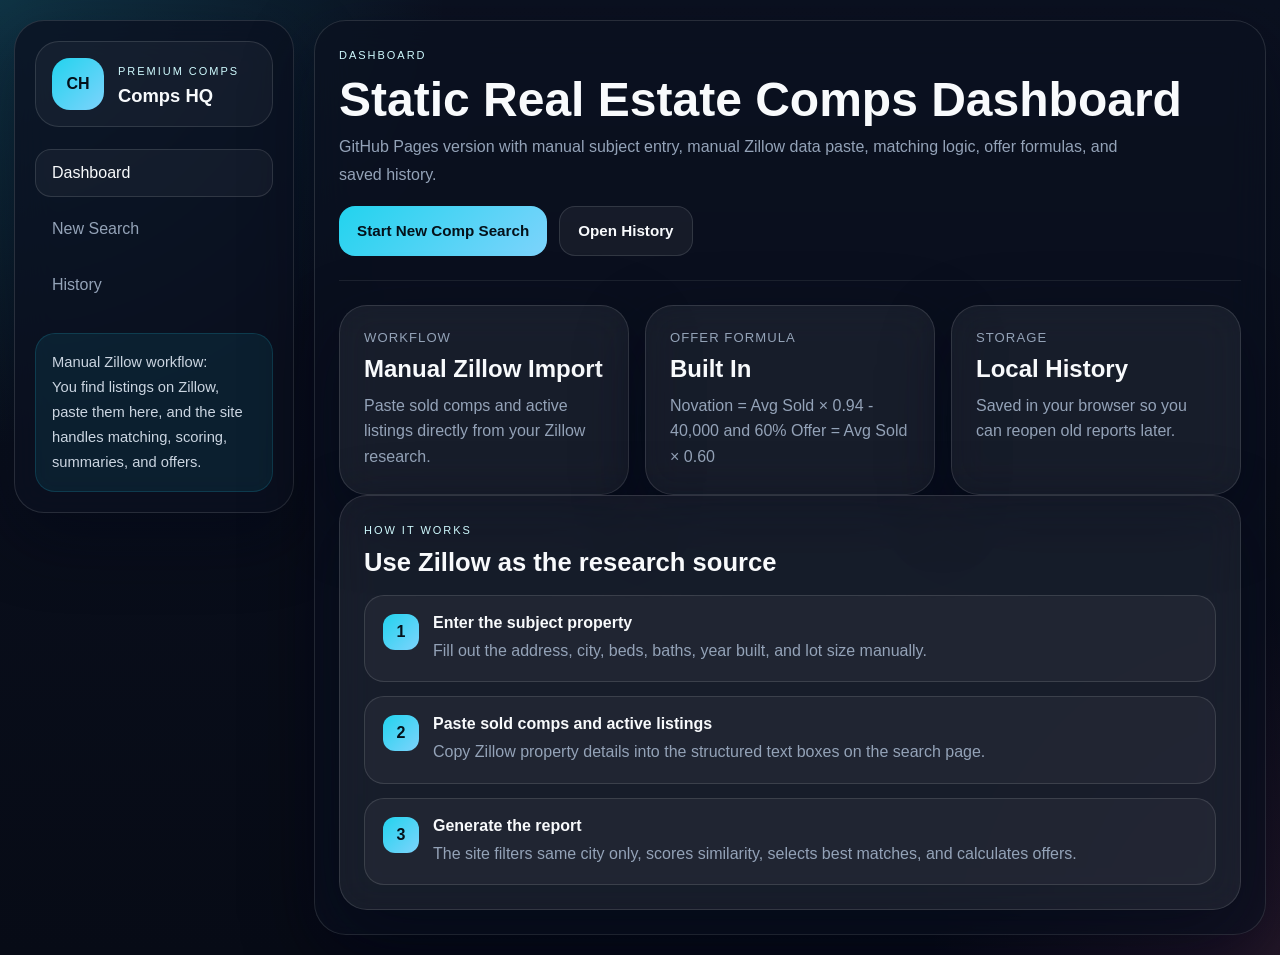
<file: index.html>
<!DOCTYPE html>
<html lang="en">
<head>
  <meta charset="UTF-8" />
  <meta name="viewport" content="width=device-width, initial-scale=1.0" />
  <title>Comps HQ</title>
  <link rel="stylesheet" href="./style.css" />
</head>
<body data-page="home">
  <main class="site-shell">
    <aside class="sidebar">
      <div class="brand-card">
        <div class="brand-mark">CH</div>
        <div>
          <div class="eyebrow">Premium Comps</div>
          <h1 class="brand-title">Comps HQ</h1>
        </div>
      </div>

      <nav class="nav">
        <a class="nav-link active" href="./index.html">Dashboard</a>
        <a class="nav-link" href="./search.html">New Search</a>
        <a class="nav-link" href="./history.html">History</a>
      </nav>

      <div class="sidebar-note">
        Manual Zillow workflow:
        <br />
        You find listings on Zillow, paste them here, and the site handles matching, scoring, summaries, and offers.
      </div>
    </aside>

    <section class="content">
      <header class="page-hero">
        <div>
          <div class="eyebrow">Dashboard</div>
          <h2 class="page-title">Static Real Estate Comps Dashboard</h2>
          <p class="page-subtitle">
            GitHub Pages version with manual subject entry, manual Zillow data paste, matching logic, offer formulas, and saved history.
          </p>
        </div>
        <div class="hero-actions">
          <a class="button button-primary" href="./search.html">Start New Comp Search</a>
          <a class="button button-secondary" href="./history.html">Open History</a>
        </div>
      </header>

      <section class="section-grid three">
        <article class="panel metric-panel">
          <div class="metric-label">Workflow</div>
          <div class="metric-value">Manual Zillow Import</div>
          <p class="metric-text">Paste sold comps and active listings directly from your Zillow research.</p>
        </article>

        <article class="panel metric-panel">
          <div class="metric-label">Offer Formula</div>
          <div class="metric-value">Built In</div>
          <p class="metric-text">Novation = Avg Sold × 0.94 - 40,000 and 60% Offer = Avg Sold × 0.60</p>
        </article>

        <article class="panel metric-panel">
          <div class="metric-label">Storage</div>
          <div class="metric-value">Local History</div>
          <p class="metric-text">Saved in your browser so you can reopen old reports later.</p>
        </article>
      </section>

      <section class="panel">
        <div class="section-head">
          <div>
            <div class="eyebrow">How It Works</div>
            <h3 class="section-title">Use Zillow as the research source</h3>
          </div>
        </div>
        <div class="steps">
          <div class="step-card">
            <div class="step-number">1</div>
            <div>
              <h4>Enter the subject property</h4>
              <p>Fill out the address, city, beds, baths, year built, and lot size manually.</p>
            </div>
          </div>
          <div class="step-card">
            <div class="step-number">2</div>
            <div>
              <h4>Paste sold comps and active listings</h4>
              <p>Copy Zillow property details into the structured text boxes on the search page.</p>
            </div>
          </div>
          <div class="step-card">
            <div class="step-number">3</div>
            <div>
              <h4>Generate the report</h4>
              <p>The site filters same city only, scores similarity, selects best matches, and calculates offers.</p>
            </div>
          </div>
        </div>
      </section>
    </section>
  </main>

  <script src="./script.js"></script>
</body>
</html>
</file>
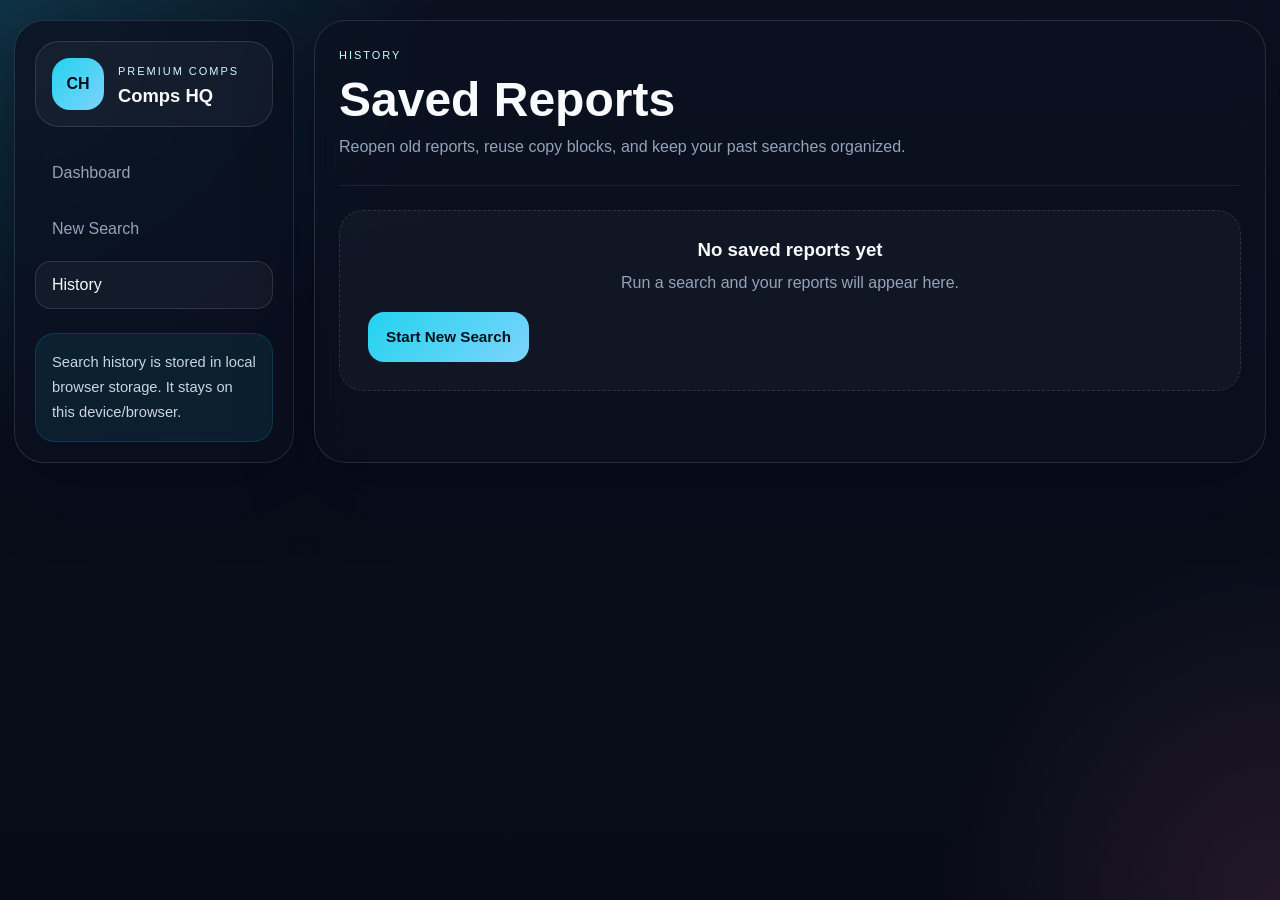
<file: history.html>
<!DOCTYPE html>
<html lang="en">
<head>
  <meta charset="UTF-8" />
  <meta name="viewport" content="width=device-width, initial-scale=1.0" />
  <title>History | Comps HQ</title>
  <link rel="stylesheet" href="./style.css" />
</head>
<body data-page="history">
  <main class="site-shell">
    <aside class="sidebar">
      <div class="brand-card">
        <div class="brand-mark">CH</div>
        <div>
          <div class="eyebrow">Premium Comps</div>
          <h1 class="brand-title">Comps HQ</h1>
        </div>
      </div>

      <nav class="nav">
        <a class="nav-link" href="./index.html">Dashboard</a>
        <a class="nav-link" href="./search.html">New Search</a>
        <a class="nav-link active" href="./history.html">History</a>
      </nav>

      <div class="sidebar-note">
        Search history is stored in local browser storage. It stays on this device/browser.
      </div>
    </aside>

    <section class="content">
      <header class="page-hero">
        <div>
          <div class="eyebrow">History</div>
          <h2 class="page-title">Saved Reports</h2>
          <p class="page-subtitle">
            Reopen old reports, reuse copy blocks, and keep your past searches organized.
          </p>
        </div>
      </header>

      <div id="historyRoot"></div>
    </section>
  </main>

  <script src="./script.js"></script>
</body>
</html>
</file>
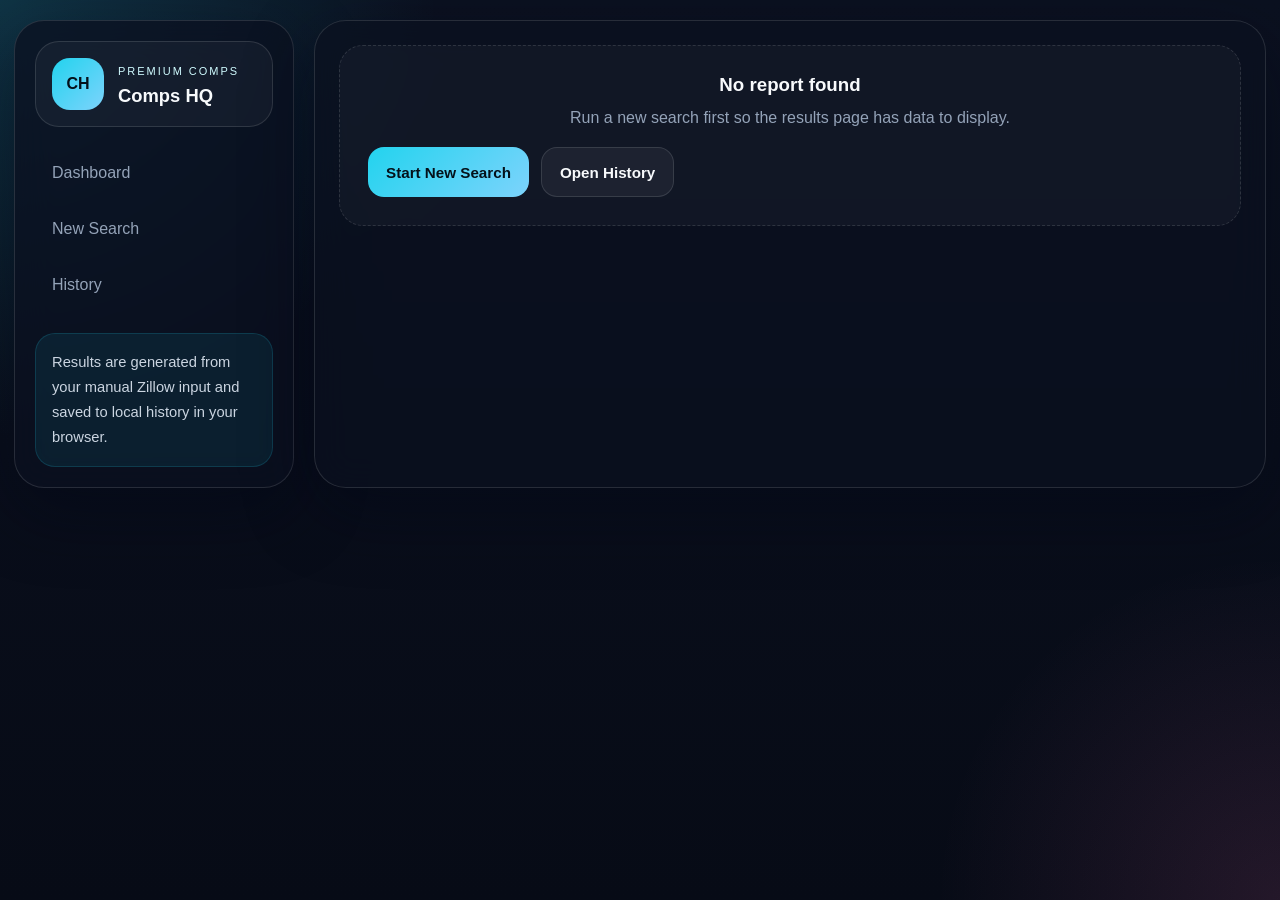
<file: results.html>
<!DOCTYPE html>
<html lang="en">
<head>
  <meta charset="UTF-8" />
  <meta name="viewport" content="width=device-width, initial-scale=1.0" />
  <title>Results | Comps HQ</title>
  <link rel="stylesheet" href="./style.css" />
</head>
<body data-page="results">
  <main class="site-shell">
    <aside class="sidebar">
      <div class="brand-card">
        <div class="brand-mark">CH</div>
        <div>
          <div class="eyebrow">Premium Comps</div>
          <h1 class="brand-title">Comps HQ</h1>
        </div>
      </div>

      <nav class="nav">
        <a class="nav-link" href="./index.html">Dashboard</a>
        <a class="nav-link" href="./search.html">New Search</a>
        <a class="nav-link" href="./history.html">History</a>
      </nav>

      <div class="sidebar-note">
        Results are generated from your manual Zillow input and saved to local history in your browser.
      </div>
    </aside>

    <section class="content">
      <div id="resultsLoading" class="loading-stack">
        <div class="loading-block tall"></div>
        <div class="loading-grid">
          <div class="loading-block"></div>
          <div class="loading-block"></div>
          <div class="loading-block"></div>
        </div>
        <div class="loading-block huge"></div>
      </div>

      <div id="resultsRoot" class="hidden"></div>
    </section>
  </main>

  <script src="./script.js"></script>
</body>
</html>
</file>
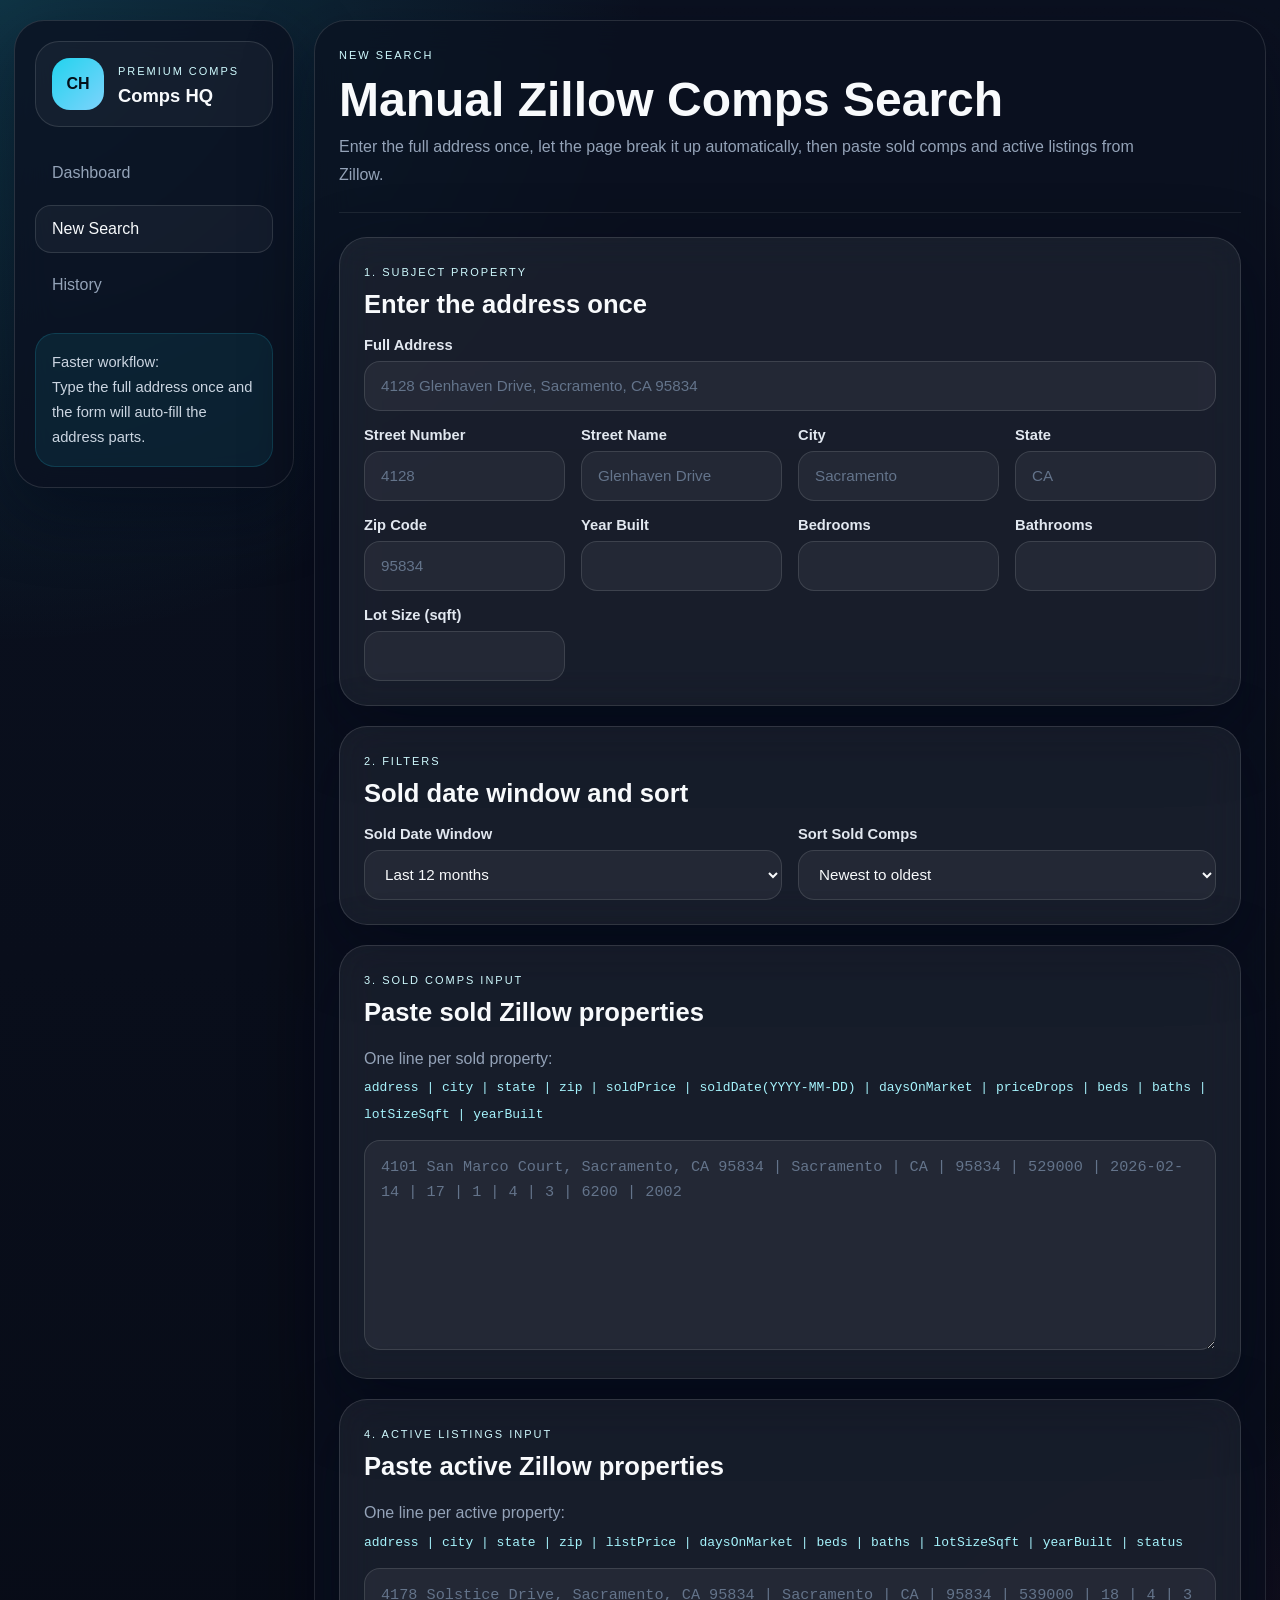
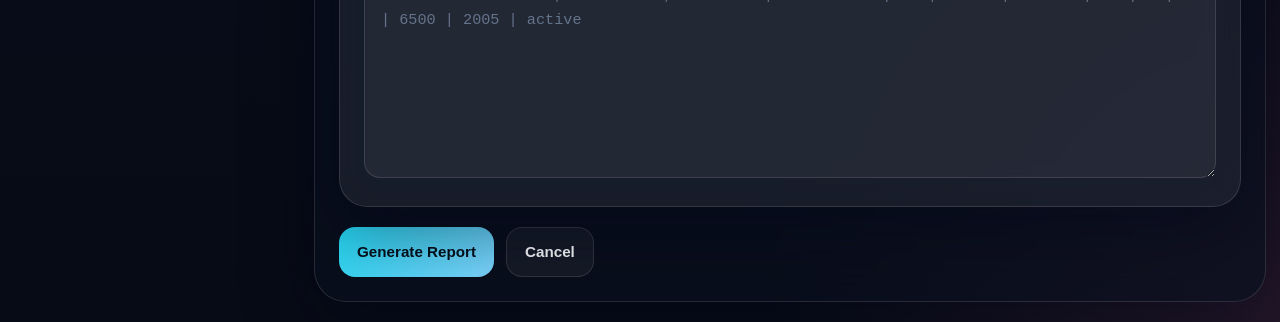
<file: search.html>
<!DOCTYPE html>
<html lang="en">
<head>
  <meta charset="UTF-8" />
  <meta name="viewport" content="width=device-width, initial-scale=1.0" />
  <title>New Search | Comps HQ</title>
  <link rel="stylesheet" href="./style.css" />
</head>
<body data-page="search">
  <main class="site-shell">
    <aside class="sidebar">
      <div class="brand-card">
        <div class="brand-mark">CH</div>
        <div>
          <div class="eyebrow">Premium Comps</div>
          <h1 class="brand-title">Comps HQ</h1>
        </div>
      </div>

      <nav class="nav">
        <a class="nav-link" href="./index.html">Dashboard</a>
        <a class="nav-link active" href="./search.html">New Search</a>
        <a class="nav-link" href="./history.html">History</a>
      </nav>

      <div class="sidebar-note">
        Faster workflow:
        <br />
        Type the full address once and the form will auto-fill the address parts.
      </div>
    </aside>

    <section class="content">
      <header class="page-hero">
        <div>
          <div class="eyebrow">New Search</div>
          <h2 class="page-title">Manual Zillow Comps Search</h2>
          <p class="page-subtitle">
            Enter the full address once, let the page break it up automatically,
            then paste sold comps and active listings from Zillow.
          </p>
        </div>
      </header>

      <div id="searchAlert" class="alert hidden"></div>

      <form id="searchForm" class="stack-lg">
        <section class="panel">
          <div class="section-head">
            <div>
              <div class="eyebrow">1. Subject Property</div>
              <h3 class="section-title">Enter the address once</h3>
            </div>
          </div>

          <div class="form-grid">
            <div class="field full">
              <label for="fullAddress">Full Address</label>
              <input
                id="fullAddress"
                name="fullAddress"
                type="text"
                placeholder="4128 Glenhaven Drive, Sacramento, CA 95834"
                required
              />
            </div>

            <div class="field">
              <label for="streetNumber">Street Number</label>
              <input id="streetNumber" name="streetNumber" type="text" placeholder="4128" required />
            </div>

            <div class="field">
              <label for="streetName">Street Name</label>
              <input id="streetName" name="streetName" type="text" placeholder="Glenhaven Drive" required />
            </div>

            <div class="field">
              <label for="city">City</label>
              <input id="city" name="city" type="text" placeholder="Sacramento" required />
            </div>

            <div class="field">
              <label for="state">State</label>
              <input id="state" name="state" type="text" placeholder="CA" required />
            </div>

            <div class="field">
              <label for="zipCode">Zip Code</label>
              <input id="zipCode" name="zipCode" type="text" placeholder="95834" required />
            </div>

            <div class="field">
              <label for="yearBuilt">Year Built</label>
              <input id="yearBuilt" name="yearBuilt" type="number" required />
            </div>

            <div class="field">
              <label for="bedrooms">Bedrooms</label>
              <input id="bedrooms" name="bedrooms" type="number" required />
            </div>

            <div class="field">
              <label for="bathrooms">Bathrooms</label>
              <input id="bathrooms" name="bathrooms" type="number" step="0.5" required />
            </div>

            <div class="field">
              <label for="lotSizeSqft">Lot Size (sqft)</label>
              <input id="lotSizeSqft" name="lotSizeSqft" type="number" required />
            </div>
          </div>
        </section>

        <section class="panel">
          <div class="section-head">
            <div>
              <div class="eyebrow">2. Filters</div>
              <h3 class="section-title">Sold date window and sort</h3>
            </div>
          </div>

          <div class="form-grid compact">
            <div class="field">
              <label for="timeRange">Sold Date Window</label>
              <select id="timeRange" name="timeRange">
                <option value="LAST_6_MONTHS">Last 6 months</option>
                <option value="LAST_12_MONTHS" selected>Last 12 months</option>
                <option value="LAST_24_MONTHS">Last 24 months</option>
              </select>
            </div>
            <div class="field">
              <label for="sortOrder">Sort Sold Comps</label>
              <select id="sortOrder" name="sortOrder">
                <option value="NEWEST_TO_OLDEST" selected>Newest to oldest</option>
                <option value="OLDEST_TO_NEWEST">Oldest to newest</option>
              </select>
            </div>
          </div>
        </section>

        <section class="panel">
          <div class="section-head">
            <div>
              <div class="eyebrow">3. Sold Comps Input</div>
              <h3 class="section-title">Paste sold Zillow properties</h3>
            </div>
          </div>

          <p class="help-text">
            One line per sold property:
            <br />
            <code>address | city | state | zip | soldPrice | soldDate(YYYY-MM-DD) | daysOnMarket | priceDrops | beds | baths | lotSizeSqft | yearBuilt</code>
          </p>

          <textarea
            id="soldInput"
            class="big-textarea"
            placeholder="4101 San Marco Court, Sacramento, CA 95834 | Sacramento | CA | 95834 | 529000 | 2026-02-14 | 17 | 1 | 4 | 3 | 6200 | 2002"
          ></textarea>
        </section>

        <section class="panel">
          <div class="section-head">
            <div>
              <div class="eyebrow">4. Active Listings Input</div>
              <h3 class="section-title">Paste active Zillow properties</h3>
            </div>
          </div>

          <p class="help-text">
            One line per active property:
            <br />
            <code>address | city | state | zip | listPrice | daysOnMarket | beds | baths | lotSizeSqft | yearBuilt | status</code>
          </p>

          <textarea
            id="activeInput"
            class="big-textarea"
            placeholder="4178 Solstice Drive, Sacramento, CA 95834 | Sacramento | CA | 95834 | 539000 | 18 | 4 | 3 | 6500 | 2005 | active"
          ></textarea>
        </section>

        <div class="form-actions">
          <button class="button button-primary" type="submit">Generate Report</button>
          <a class="button button-secondary" href="./index.html">Cancel</a>
        </div>
      </form>
    </section>
  </main>

  <script src="./script.js"></script>
</body>
</html>
</file>
<file: style.css>
:root {
  color-scheme: dark;
  --bg: #070b16;
  --bg-2: #0b1120;
  --panel: rgba(255, 255, 255, 0.06);
  --panel-2: rgba(255, 255, 255, 0.04);
  --panel-border: rgba(255, 255, 255, 0.12);
  --text: #f8fafc;
  --muted: #94a3b8;
  --accent: #22d3ee;
  --accent-2: #7dd3fc;
  --success: #22c55e;
  --warning: #f59e0b;
  --danger: #fb7185;
  --shadow: 0 24px 70px rgba(2, 6, 23, 0.45);
}

* {
  box-sizing: border-box;
}

html {
  scroll-behavior: smooth;
}

body {
  margin: 0;
  min-height: 100vh;
  font-family: Arial, Helvetica, sans-serif;
  color: var(--text);
  background:
    radial-gradient(circle at top left, rgba(34, 211, 238, 0.18), transparent 28%),
    radial-gradient(circle at bottom right, rgba(244, 114, 182, 0.12), transparent 22%),
    linear-gradient(180deg, var(--bg-2), var(--bg));
}

a {
  color: inherit;
}

.hidden {
  display: none !important;
}

.site-shell {
  width: min(1500px, calc(100% - 28px));
  margin: 0 auto;
  padding: 20px 0;
  display: grid;
  grid-template-columns: 280px 1fr;
  gap: 20px;
}

.sidebar {
  position: sticky;
  top: 20px;
  align-self: start;
  border: 1px solid var(--panel-border);
  background: rgba(11, 17, 32, 0.76);
  border-radius: 30px;
  padding: 20px;
  box-shadow: var(--shadow);
  backdrop-filter: blur(18px);
}

.brand-card {
  display: flex;
  align-items: center;
  gap: 14px;
  padding: 16px;
  border-radius: 24px;
  border: 1px solid var(--panel-border);
  background: var(--panel-2);
}

.brand-mark {
  width: 52px;
  height: 52px;
  border-radius: 18px;
  display: grid;
  place-items: center;
  background: linear-gradient(135deg, var(--accent), var(--accent-2));
  color: #04111a;
  font-weight: 800;
}

.brand-title {
  margin: 6px 0 0;
  font-size: 1.15rem;
}

.eyebrow {
  display: inline-block;
  color: #cffafe;
  font-size: 11px;
  letter-spacing: 0.18em;
  text-transform: uppercase;
}

.nav {
  display: grid;
  gap: 8px;
  margin-top: 22px;
}

.nav-link {
  text-decoration: none;
  padding: 14px 16px;
  border-radius: 16px;
  color: var(--muted);
  border: 1px solid transparent;
  transition: 0.2s ease;
}

.nav-link:hover,
.nav-link.active {
  color: var(--text);
  background: var(--panel-2);
  border-color: var(--panel-border);
}

.sidebar-note {
  margin-top: 24px;
  padding: 16px;
  border-radius: 20px;
  background: rgba(34, 211, 238, 0.08);
  border: 1px solid rgba(34, 211, 238, 0.16);
  color: #cbd5e1;
  line-height: 1.7;
  font-size: 0.92rem;
}

.content {
  border: 1px solid var(--panel-border);
  background: rgba(11, 17, 32, 0.68);
  border-radius: 32px;
  padding: 24px;
  box-shadow: var(--shadow);
  backdrop-filter: blur(18px);
}

.page-hero {
  display: flex;
  justify-content: space-between;
  gap: 18px;
  align-items: end;
  flex-wrap: wrap;
  margin-bottom: 24px;
  border-bottom: 1px solid rgba(255, 255, 255, 0.08);
  padding-bottom: 24px;
}

.page-title {
  margin: 12px 0 8px;
  font-size: clamp(2rem, 4vw, 3rem);
  line-height: 1.05;
}

.page-subtitle {
  margin: 0;
  color: var(--muted);
  line-height: 1.7;
  max-width: 820px;
}

.hero-actions,
.form-actions {
  display: flex;
  gap: 12px;
  flex-wrap: wrap;
}

.panel {
  border: 1px solid var(--panel-border);
  background: var(--panel);
  border-radius: 28px;
  padding: 24px;
  box-shadow: var(--shadow);
  backdrop-filter: blur(18px);
}

.section-grid.three {
  display: grid;
  grid-template-columns: repeat(3, minmax(0, 1fr));
  gap: 16px;
}

.metric-panel .metric-label {
  color: var(--muted);
  text-transform: uppercase;
  letter-spacing: 0.08em;
  font-size: 0.82rem;
}

.metric-panel .metric-value {
  margin-top: 10px;
  font-size: 1.5rem;
  font-weight: 800;
}

.metric-panel .metric-text {
  margin: 10px 0 0;
  color: var(--muted);
  line-height: 1.6;
}

.section-head {
  display: flex;
  justify-content: space-between;
  gap: 16px;
  align-items: end;
  margin-bottom: 18px;
  flex-wrap: wrap;
}

.section-title {
  margin: 10px 0 0;
  font-size: 1.6rem;
}

.steps {
  display: grid;
  gap: 14px;
}

.step-card {
  border: 1px solid var(--panel-border);
  background: var(--panel-2);
  border-radius: 20px;
  padding: 18px;
  display: flex;
  gap: 14px;
  align-items: start;
}

.step-card h4 {
  margin: 0 0 6px;
}

.step-card p {
  margin: 0;
  color: var(--muted);
  line-height: 1.6;
}

.step-number {
  width: 36px;
  height: 36px;
  border-radius: 12px;
  display: grid;
  place-items: center;
  font-weight: 800;
  background: linear-gradient(135deg, var(--accent), var(--accent-2));
  color: #04111a;
  flex: 0 0 36px;
}

.stack-lg {
  display: grid;
  gap: 20px;
}

.form-grid {
  display: grid;
  grid-template-columns: repeat(4, minmax(0, 1fr));
  gap: 16px;
}

.form-grid.compact {
  grid-template-columns: repeat(2, minmax(0, 1fr));
}

.field {
  display: flex;
  flex-direction: column;
  gap: 8px;
}

.field.full {
  grid-column: span 4;
}

label {
  font-size: 0.92rem;
  font-weight: 700;
  color: #e2e8f0;
}

input,
select,
textarea {
  width: 100%;
  border-radius: 16px;
  border: 1px solid var(--panel-border);
  background: rgba(255, 255, 255, 0.05);
  color: var(--text);
  padding: 14px 16px;
  font-size: 0.95rem;
  outline: none;
}

input,
select {
  min-height: 50px;
}

textarea.big-textarea {
  min-height: 210px;
  resize: vertical;
  line-height: 1.65;
}

input::placeholder,
textarea::placeholder {
  color: #64748b;
}

input:focus,
select:focus,
textarea:focus {
  border-color: rgba(34, 211, 238, 0.7);
  box-shadow: 0 0 0 3px rgba(34, 211, 238, 0.14);
}

.help-text {
  margin: 0 0 14px;
  color: var(--muted);
  line-height: 1.7;
}

code {
  color: #a5f3fc;
  word-break: break-word;
}

.button {
  display: inline-flex;
  align-items: center;
  justify-content: center;
  min-height: 50px;
  padding: 0 18px;
  border-radius: 16px;
  text-decoration: none;
  font-weight: 700;
  border: none;
  cursor: pointer;
  transition: transform 0.2s ease, opacity 0.2s ease, background 0.2s ease;
  font-size: 0.95rem;
}

.button:hover {
  transform: translateY(-1px);
}

.button-primary {
  background: linear-gradient(135deg, var(--accent), var(--accent-2));
  color: #04111a;
}

.button-secondary {
  background: rgba(255, 255, 255, 0.05);
  color: var(--text);
  border: 1px solid var(--panel-border);
}

.button-outline {
  background: transparent;
  color: var(--text);
  border: 1px solid var(--panel-border);
}

.alert {
  padding: 14px 16px;
  border-radius: 18px;
  margin-bottom: 18px;
  border: 1px solid rgba(251, 113, 133, 0.24);
  background: rgba(251, 113, 133, 0.08);
  color: #fecdd3;
}

.loading-stack {
  display: grid;
  gap: 18px;
}

.loading-grid {
  display: grid;
  grid-template-columns: repeat(3, minmax(0, 1fr));
  gap: 16px;
}

.loading-block {
  height: 180px;
  border-radius: 24px;
  border: 1px solid var(--panel-border);
  background: linear-gradient(90deg, rgba(255,255,255,0.04), rgba(255,255,255,0.08), rgba(255,255,255,0.04));
  background-size: 200% 100%;
  animation: shimmer 2s linear infinite;
}

.loading-block.tall {
  height: 300px;
}

.loading-block.huge {
  height: 420px;
}

.result-stack {
  display: grid;
  gap: 24px;
}

.hero-panel {
  overflow: hidden;
  background:
    radial-gradient(circle at top right, rgba(34, 211, 238, 0.12), transparent 24%),
    linear-gradient(180deg, rgba(255,255,255,0.05), rgba(255,255,255,0.03));
}

.hero-grid {
  display: grid;
  grid-template-columns: 1.15fr 0.85fr;
  gap: 18px;
}

.hero-title {
  margin: 14px 0 10px;
  font-size: clamp(2rem, 4vw, 3rem);
}

.hero-text,
.meta-text,
.empty-text {
  margin: 0;
  color: var(--muted);
  line-height: 1.7;
}

.mini-grid {
  display: grid;
  grid-template-columns: repeat(3, minmax(0, 1fr));
  gap: 14px;
  margin-top: 22px;
}

.mini-card,
.meta-card,
.history-card,
.side-card {
  border: 1px solid var(--panel-border);
  background: var(--panel-2);
  border-radius: 20px;
  padding: 18px;
}

.meta-key {
  color: var(--muted);
  font-size: 0.82rem;
  text-transform: uppercase;
  letter-spacing: 0.08em;
}

.meta-value {
  margin-top: 8px;
  font-size: 1rem;
  font-weight: 700;
  line-height: 1.5;
}

.side-stack,
.copy-actions,
.history-list {
  display: grid;
  gap: 14px;
}

.kpi-grid {
  display: grid;
  grid-template-columns: repeat(3, minmax(0, 1fr));
  gap: 16px;
}

.kpi-card {
  border: 1px solid var(--panel-border);
  background:
    radial-gradient(circle at top left, rgba(34, 211, 238, 0.14), transparent 30%),
    rgba(255, 255, 255, 0.05);
  border-radius: 24px;
  padding: 22px;
}

.kpi-label {
  color: var(--muted);
  font-size: 0.92rem;
}

.kpi-value {
  margin-top: 12px;
  font-size: 2rem;
  font-weight: 800;
}

.table-card {
  border: 1px solid var(--panel-border);
  background: var(--panel);
  border-radius: 24px;
  overflow: hidden;
}

.table-header {
  padding: 20px 22px;
  border-bottom: 1px solid var(--panel-border);
  background: rgba(255,255,255,0.03);
}

.table-header h3 {
  margin: 0 0 6px;
  font-size: 1.12rem;
}

.table-header p {
  margin: 0;
  color: var(--muted);
  line-height: 1.6;
}

.table-wrap {
  overflow-x: auto;
}

table {
  width: 100%;
  min-width: 1120px;
  border-collapse: collapse;
}

th,
td {
  text-align: left;
  padding: 16px 18px;
  border-bottom: 1px solid rgba(255,255,255,0.06);
  vertical-align: top;
}

th {
  font-size: 0.82rem;
  color: var(--muted);
  text-transform: uppercase;
  letter-spacing: 0.08em;
  background: rgba(255,255,255,0.02);
}

td {
  font-size: 0.94rem;
}

.badge {
  display: inline-flex;
  align-items: center;
  min-height: 28px;
  padding: 0 10px;
  border-radius: 999px;
  font-size: 0.8rem;
  font-weight: 700;
  white-space: nowrap;
}

.badge-exact {
  background: rgba(34, 197, 94, 0.12);
  color: #bbf7d0;
  border: 1px solid rgba(34, 197, 94, 0.24);
}

.badge-fallback {
  background: rgba(245, 158, 11, 0.12);
  color: #fde68a;
  border: 1px solid rgba(245, 158, 11, 0.24);
}

.copy-panel textarea {
  min-height: 330px;
  resize: vertical;
  line-height: 1.7;
  font-family: Consolas, Monaco, monospace;
}

.meta-grid {
  display: grid;
  gap: 16px;
  grid-template-columns: repeat(4, minmax(0, 1fr));
}

.separator {
  height: 1px;
  background: rgba(255, 255, 255, 0.08);
  margin: 4px 0;
}

.empty-state {
  border: 1px dashed var(--panel-border);
  background: rgba(255,255,255,0.03);
  border-radius: 24px;
  padding: 28px;
  text-align: center;
}

.empty-title {
  margin: 0 0 8px;
}

.history-card h3 {
  margin: 0 0 8px;
}

.history-card p {
  margin: 0;
  color: var(--muted);
  line-height: 1.6;
}

.history-actions {
  display: flex;
  gap: 12px;
  flex-wrap: wrap;
  margin-top: 16px;
}

@keyframes shimmer {
  0% { background-position: -200% 0; }
  100% { background-position: 200% 0; }
}

@media (max-width: 1120px) {
  .site-shell {
    grid-template-columns: 1fr;
  }

  .sidebar {
    position: static;
  }

  .section-grid.three,
  .kpi-grid,
  .meta-grid,
  .loading-grid,
  .mini-grid,
  .hero-grid,
  .form-grid {
    grid-template-columns: 1fr 1fr;
  }

  .field.full {
    grid-column: span 2;
  }
}

@media (max-width: 760px) {
  .content,
  .panel {
    padding: 18px;
  }

  .section-grid.three,
  .kpi-grid,
  .meta-grid,
  .loading-grid,
  .mini-grid,
  .hero-grid,
  .form-grid,
  .form-grid.compact {
    grid-template-columns: 1fr;
  }

  .field.full {
    grid-column: span 1;
  }

  .hero-actions,
  .form-actions,
  .history-actions {
    flex-direction: column;
  }

  .button {
    width: 100%;
  }
}
</file>
